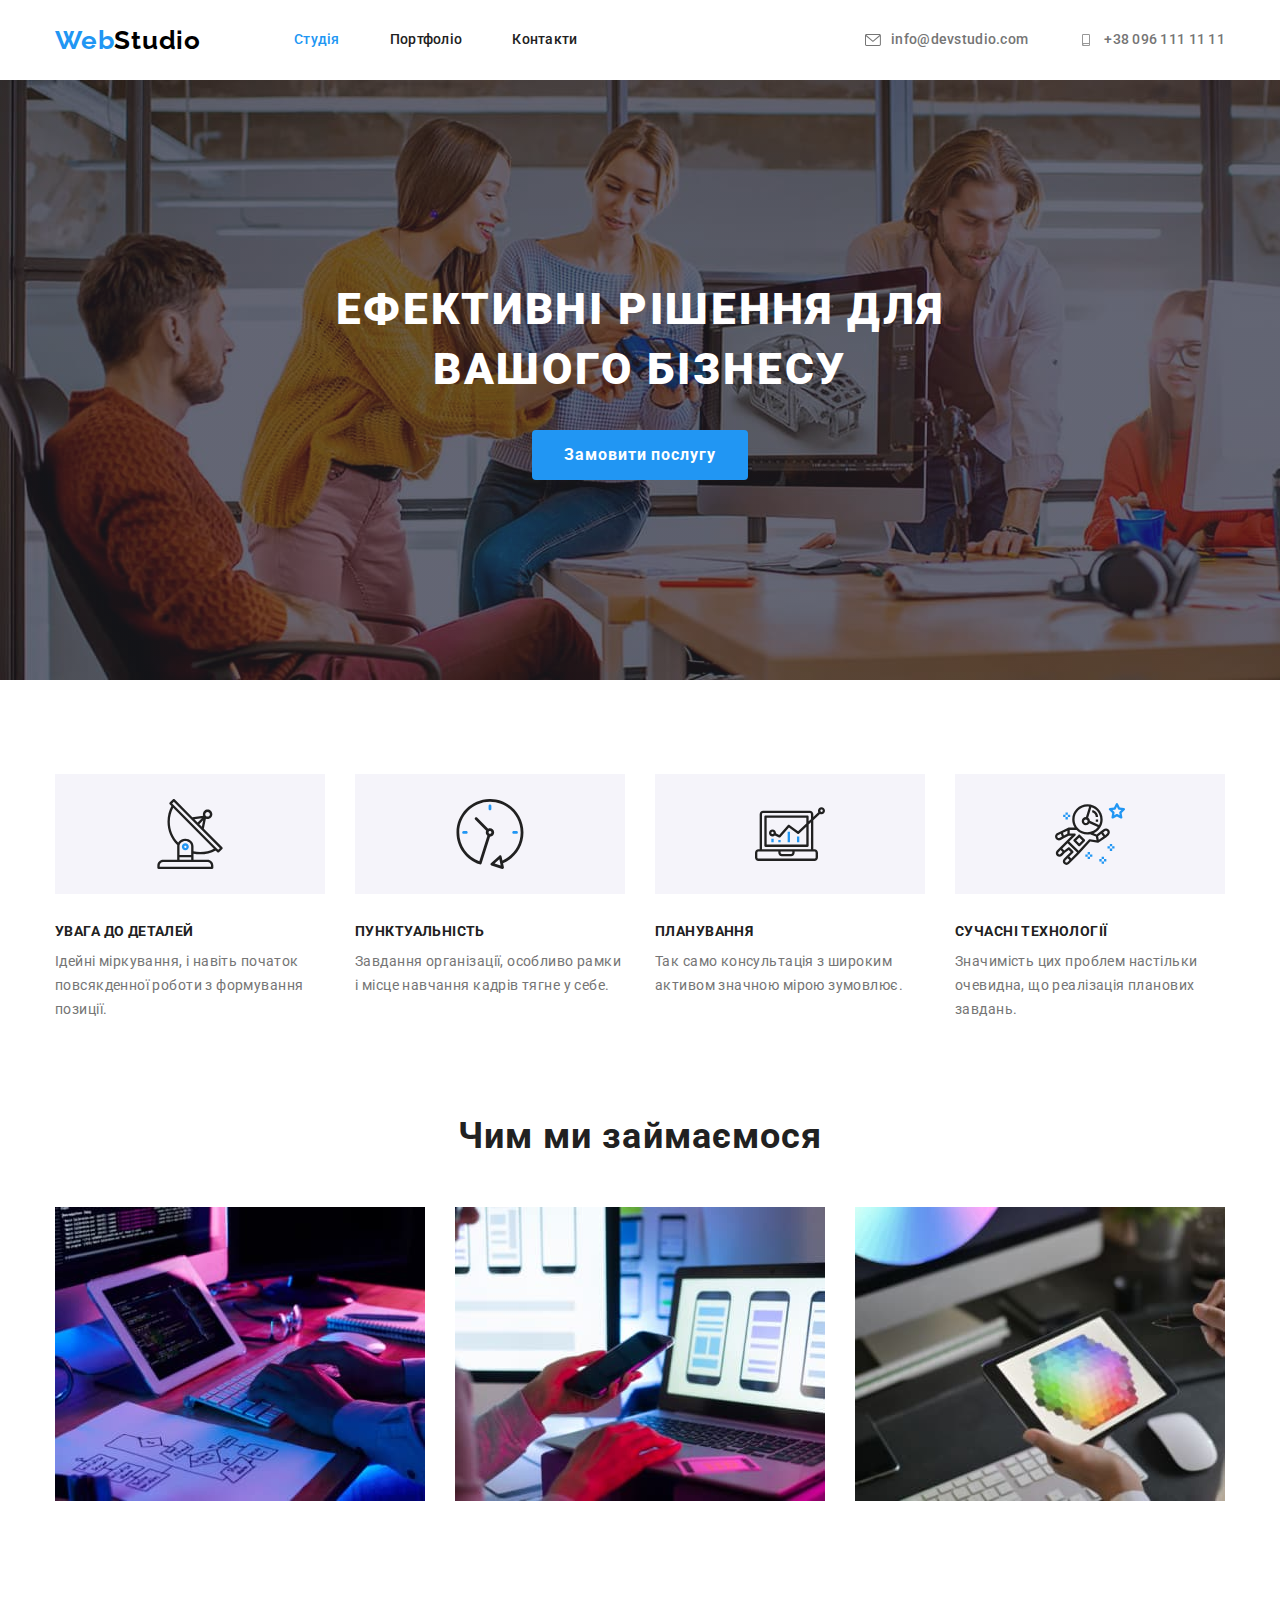
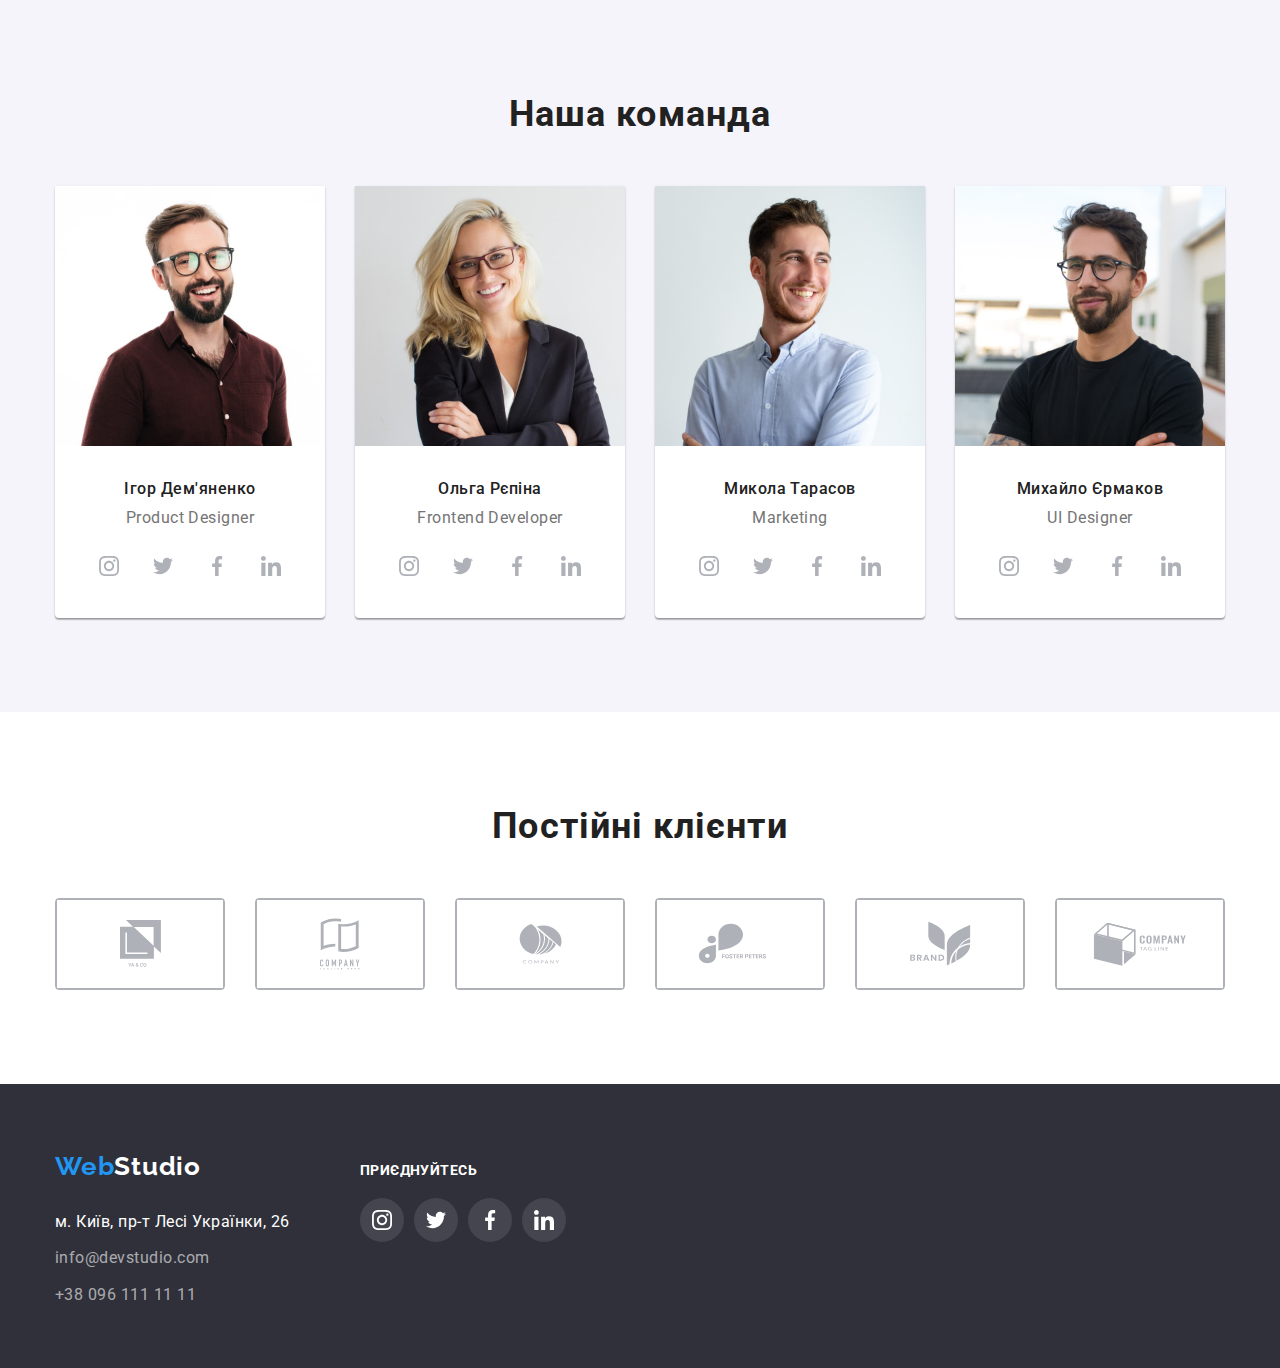
<file: index.html>
<!DOCTYPE html>
<html lang="uk">
<head>
    <meta charset="UTF-8">
    <meta http-equiv="X-UA-Compatible" content="IE=edge">
    <meta name="viewport" content="width=device-width, initial-scale=1.0">
       <title>Студія</title>
  <link rel="preconnect" href="https://fonts.googleapis.com">
   <link rel="preconnect" href="https://fonts.gstatic.com" crossorigin>
   <link href="https://fonts.googleapis.com/css2?family=Raleway:wght@700&family=Roboto:wght@400;500;700;900&display=swap"
        rel="stylesheet">
        <link rel="stylesheet" href="https://cdnjs.cloudflare.com/ajax/libs/modern-normalize/1.1.0/modern-normalize.min.css">
        <link rel="stylesheet" href="./css/style.css">
   
</head>
<body>


            <!-- Заголовок -->
            <header>
            <div class="container main-nav">
            <nav class="header-nav">
            <a href="" class="logo-link"><span class="span">Web</span>Studio</a>
                    <ul class="list nav">
                <li class="item">
                    <a href="" class="current-studio nav">Студія</a>
                </li>
                <li class="item">
                    <a href="./portfolio.html" class="portfolio nav">Портфоліо</a>
                </li>
                <li class="item">
                <a href="" class="contacts nav">Контакти</a>
                </li>
            </ul>
</nav>
                <ul class="list auth">
                         <li class="item icon">
                        <a href="mailto:info@devstudio.com" class="mail nav" >
                                <svg class="icon-envelope" width="16" height="12">
                                    <use href="./images/sprite.svg#icon-envelope">
                               </use>
                                </svg>
                               info@devstudio.com</a>
                                     </li>
               <li class="item icon">
                    <a href="tel:+380961111111" class="tel nav">
                            <svg class="icon-smartphone"  width="16" height="12">
                                <use href="./images/sprite.svg#icon-smartphone" >
    
                                </use>
                            </svg>
                            +38 096 111 11 11</a>
                    </li>
                </ul>
           
                </div>
                    </header>
    
    <main>

        <section class="hero">
            <div class="container">
            <!-- Герой -->
                        <h1 class="hero-title">Ефективні рішення для <br> вашого бізнесу</h1>
            <button type="button" class="hero-button">Замовити послугу</button>
            </div>
        </section>
        
                        <!-- Особливості -->
                <section class="features section">
                    <!-- <h2>Особливості</h2> -->
                    <div class="container">
                    <ul class="list features-list">
                   <li class="item">
                    <div class="features-icon">
                        <svg class="icon-antenna" width="70" height="70">
                            <use href="./images/sprite.svg#icon-antenna" > 
                            </use>
                        </svg>
                    </div>
                            <h3 class="features-title">УВАГА ДО ДЕТАЛЕЙ</h3>
                            <p class="features-text">Ідейні міркування, і навіть початок повсякденної роботи з формування позиції.</p>
                        </li>
                        <li class="item">
                            <div class="features-icon">
                            <svg  width="70" height="70">
                                <use href="./images/sprite.svg#icon-clock">

                                </use>
                            </svg>
                        </div>
                            <h3 class="features-title">ПУНКТУАЛЬНІСТЬ</h3>
                            <p class="features-text">Завдання організації, особливо рамки і місце навчання кадрів тягне у себе.</p>
                        </li>
                        <li class="item">
                            <div class="features-icon">
                            <svg width="70" height="70">
                                <use href="./images/sprite.svg#icon-diagram">

                                </use>
                            </svg>
                        </div>
                            <h3 class="features-title">ПЛАНУВАННЯ</h3>
                            <p class="features-text"> Так само консультація з широким активом значною мірою зумовлює.</p>
                        </li>
                        <li class="item">
                            <div class="features-icon">
                            <svg width="70" height="70">
                                <use href="./images/sprite.svg#icon-astronaut">
                                </use>
                            </svg>
                        </div>
                            <h3 class="features-title"> СУЧАСНІ ТЕХНОЛОГІЇ</h3>
                            <p class="features-text">Значимість цих проблем настільки очевидна, що реалізація планових завдань.</p>
                        </li>
                    </ul>
                    </div>
                </section>
                  <!-- Робота    -->
                <section class="work">
                    <div class="container">
                    <h2 class="work-title">Чим ми займаємося</h2>
                    <ul class="list work">
                        <li class="item">
                            <img src="./images/computer.jpg" alt="робота з комп'ютером" width="370" height="294">
                        </li>
                        <li class="item">
                            <img src="./images/phone.jpg" alt="робота з телефоном" width="370" height="294" >
                        </li>
                        <li class="item">
                            <img src="./images/tablet.jpg" alt="робота з планшетом" width="370" height="294">
                        </li>
                    </ul>
</div>
                </section>
                <!-- Команда -->
                <section class="team">
                    <div class="container">
                    <h2 class="team-title">Наша команда</h2>
                    <ul class="list team">
                        <li class="item">
                        <img class="team-img" src="./images/ihor.jpg" alt="Product Designer" width="270" height="260">
                            <h3 class="team-title-name">Ігор Дем'яненко</h3> 
                           <p class="team-text">Product Designer</p>
                       <ul class="social-icons list">
                           <li class="social-item"><a class="social-link" href="">
                            <svg class="social-icon" width="20" height="20">
                                <use href="./images/sprite.svg#icon-instagram" >

                                </use>
                            </svg>
                           </a></li>
                           <li class="social-item"><a class="social-link" href="">
                            <svg class="social-icon" width="20" height="20">
                                <use href="./images/sprite.svg#icon-twitter" >

                                </use>
                            </svg>
                           </a></li>
                           <li class="social-item"><a class="social-link" href="">
                            <svg class="social-icon" width="20" height="20">
                                <use href="./images/sprite.svg#icon-facebook" >

                                </use>
                            </svg>
                           </a></li>
                           <li class="social-item"><a class="social-link" href="">
                            <svg class="social-icon" width="20" height="20">
                                <use href="./images/sprite.svg#icon-linkedin" >

                                </use>
                            </svg>
                           </a></li>
                       </ul>
                                                   </li>  
                        <li class="item">
                            <img class="team-img" src="./images/olha.jpg" alt="Frontend Developer" width="270" height="260">
                            <h3 class="team-title-name">Ольга Рєпіна</h3>
                        <p class="team-text">Frontend Developer</p>
                        <ul class="social-icons list">
                            <li class="social-item"><a class="social-link" href="">
                                    <svg class="social-icon" width="20" height="20">
                                        <use href="./images/sprite.svg#icon-instagram">
                        
                                        </use>
                                    </svg>
                                </a></li>
                            <li class="social-item"><a class="social-link" href="">
                                    <svg class="social-icon" width="20" height="20">
                                        <use href="./images/sprite.svg#icon-twitter">
                        
                                        </use>
                                    </svg>
                                </a></li>
                            <li class="social-item"><a class="social-link" href="">
                                    <svg class="social-icon" width="20" height="20">
                                        <use href="./images/sprite.svg#icon-facebook">
                        
                                        </use>
                                    </svg>
                                </a></li>
                            <li class="social-item"><a class="social-link" href="">
                                    <svg class="social-icon" width="20" height="20">
                                        <use href="./images/sprite.svg#icon-linkedin">
                        
                                        </use>
                                    </svg>
                                </a></li>
                        </ul>
                        
                        </li>  
                        <li class="item">
                            <img class="team-img" src="./images/nick.jpg" alt="Marketing" width="270" height="260">
                            <h3 class="team-title-name"> Микола Тарасов</h3>
                            <p class="team-text">Marketing</p>
                            <ul class="social-icons list">
                                <li class="social-item"><a class="social-link" href="">
           <svg class="social-icon" width="20" height="20">
                                            <use href="./images/sprite.svg#icon-instagram">
                            
                                            </use>
                                        </svg>
                                    </a></li>
                                <li class="social-item"><a class="social-link" href="">
                                        <svg class="social-icon" width="20" height="20">
                                            <use href="./images/sprite.svg#icon-twitter">
                            
                                            </use>
                                        </svg>
                                    </a></li>
                                <li class="social-item"><a class="social-link" href="">
                                        <svg class="social-icon" width="20" height="20">
                                            <use href="./images/sprite.svg#icon-facebook">
                            
                                            </use>
                                        </svg>
                                    </a></li>
                                <li class="social-item"><a class="social-link" href="">
                                        <svg class="social-icon" width="20" height="20">
                                            <use href="./images/sprite.svg#icon-linkedin">
                            
                                            </use>
                                        </svg>
                                    </a></li>
                            </ul>
                           
                        </li>   
                        <li class="item">
                            <img class="team-img" src="./images/mykhaylo.jpg" alt="UI Designer" width="270" height="260">
                            <h3 class="team-title-name">Михайло Єрмаков</h3>
                            <p class="team-text">UI Designer</p>
                            <ul class="social-icons list">
                                <li class="social-item"><a class="social-link" href="">
                                        <svg class="social-icon" width="20" height="20">
                                            <use href="./images/sprite.svg#icon-instagram">
                                                                        </use>
                                        </svg>
                                    </a></li>
                                <li class="social-item"><a class="social-link" href="">
                                        <svg class="social-icon" width="20" height="20">
                                            <use href="./images/sprite.svg#icon-twitter">
                                    </use>
                                        </svg>
                                    </a></li>
                                <li class="social-item"><a class="social-link" href="">
                                        <svg class="social-icon" width="20" height="20">
                                            <use href="./images/sprite.svg#icon-facebook">
                                                                        </use>
                                        </svg>
                                    </a></li>
                                <li class="social-item"><a class="social-link" href="">
                                        <svg class="social-icon" width="20" height="20">
                                            <use href="./images/sprite.svg#icon-linkedin">
                                   </use>
                                        </svg>
                                    </a>
                                </li>
                            </ul>
                             </li>                     
                        </ul>
                        </div>
                </section>
                <section class="clients">
                    <div class="container">
                        <h2 class="clients-title">Постійні клієнти</h2>
                        <ul class="clients-list list">
                            <li class="clients-item">
                             <a class="clients-link" href="">
                              <svg class="icon-client" width="41" height="47">
                                    <use href="./images/sprite.svg#icon-ya-co">
                                    </use>
                                </svg>
                           </a>
                        </li>
                            <li class="clients-item">
                                <a class="clients-link" href="">
                         <svg class="icon-client" width="40" height="52">
                                        <use href="./images/sprite.svg#icon-tagline-here">
                                      </use>
                                    </svg>
                           </a>
                            </li>
                            <li class="clients-item">
                                <a class="clients-link" href="">
                                    
                                        <svg class="icon-client" width="43" height="41">
                                            <use href="./images/sprite.svg#icon-company">
                                    
                                            </use>
                                        </svg>
                                 </a>
                            </li>
                            <li class="clients-item">
                                <a class="clients-link" href="">
                                     <svg class="icon-client" width="85" height="41">
                                            <use href="./images/sprite.svg#icon-foster-peters">
                                        </use>
                                        </svg>
                                     </a>
                            </li>
                            <li class="clients-item">
                                <a class="clients-link" href="">
                                   <svg class="icon-client" width="63" height="45">
                                            <use href="./images/sprite.svg#icon-brand">
                                          </use>
                                        </svg>
                                   </a>
                            </li>
                            <li class="clients-item">
                                <a class="clients-link" href="">
                                   
                                        <svg class="icon-client" width="94" height="44">
                                            <use href="./images/sprite.svg#icon-tag-line">
                                         </use>
                                        </svg>
                                 </a>
                            </li>
                        </ul>
                    </div>
                </section>
            </main>
            <!-- Підлога -->
        <footer class="general">
            <div class="container footer">
                <div class="logo-link-footer">
                           <a href="" class="logo-link footer"><span class="span">Web</span><span class="span-footer">Studio</span></a>
        
                          <ul class="list footer">
                    <li>
                        <p class="footer-text footer">м. Київ, пр-т Лесі Українки, 26</p>
                    </li>
                    <li class="item-mail"><a href="mailto:info@devstudio.com" class="footer-mail underline footer">info@devstudio.com</a>
                    </li>
                    <li class="item-tel"><a href="tel:+380961111111" class="footer-tel underline footer">+38 096 111 11 11</a>
                    </li>
                </ul>
                </div>

                          <div class="text-social-link">
                <p class="text-soc-link">
                    <span> приєднуйтесь</span>
                </p>
                         <ul class="list social-icons-footer">
                    <li class=" social-item-footer">
                        <a class=" social-link-footer" href="">
                            <svg class=" social-icon-footer" width="20" height="20">
                                <use href="./images/sprite.svg#icon-instagram">
                
                                </use>
                            </svg>
                        </a></li>
                    <li class="social-item-footer""><a class="social-link-footer" href="">
                            <svg class="social-icon-footer" width="20" height="20">
                                <use href="./images/sprite.svg#icon-twitter">
                
                                </use>
                            </svg>
                        </a></li>
                    <li class="social-item-footer"><a class="social-link-footer" href="">
                            <svg class="social-icon-footer" width="20" height="20">
                                <use href="./images/sprite.svg#icon-facebook">
                
                                </use>
                            </svg>
                        </a></li>
                    <li class="social-item-footer"><a class="social-link-footer" href="">
                            <svg class="social-icon-footer" width="20" height="20">
                                <use href="./images/sprite.svg#icon-linkedin">
                
                                </use>
                            </svg>
                        </a></li>
                </ul>
            
                </div>
              

            </div>
        </footer>
               </body>
</file>
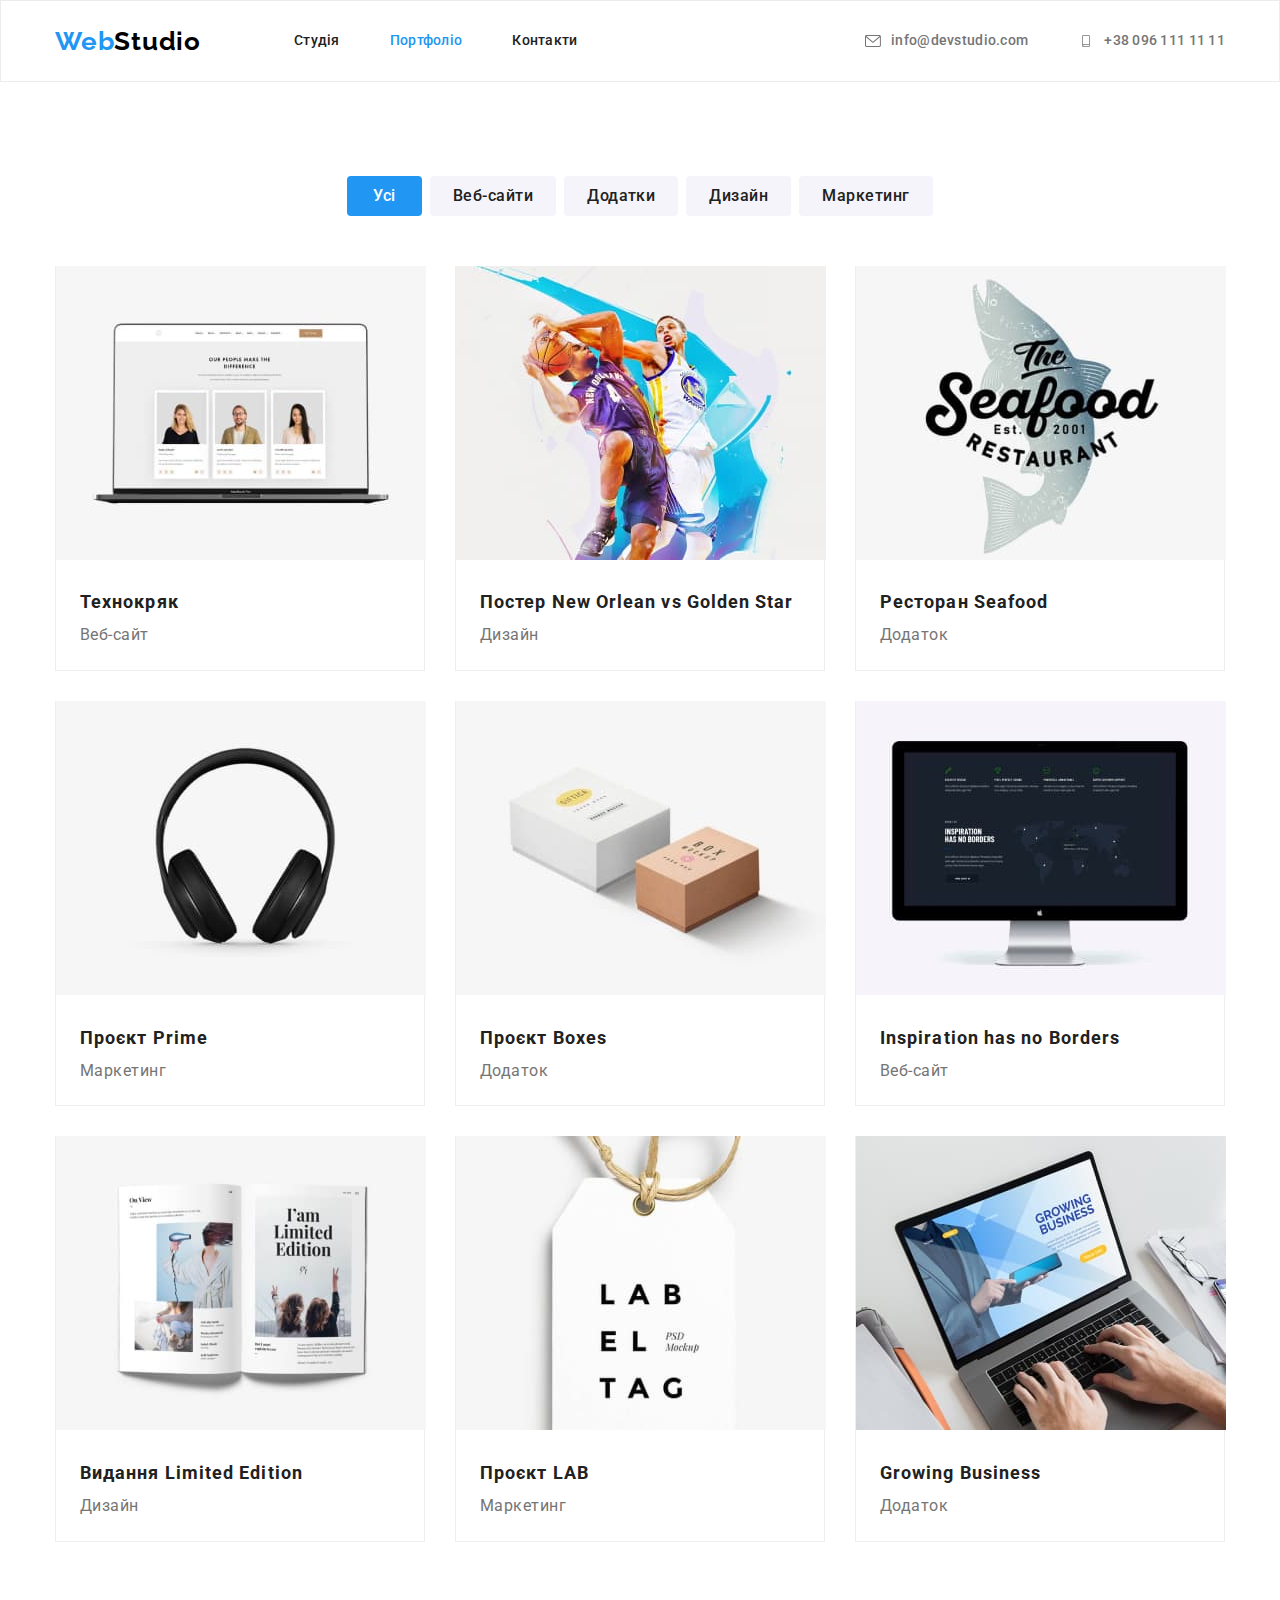
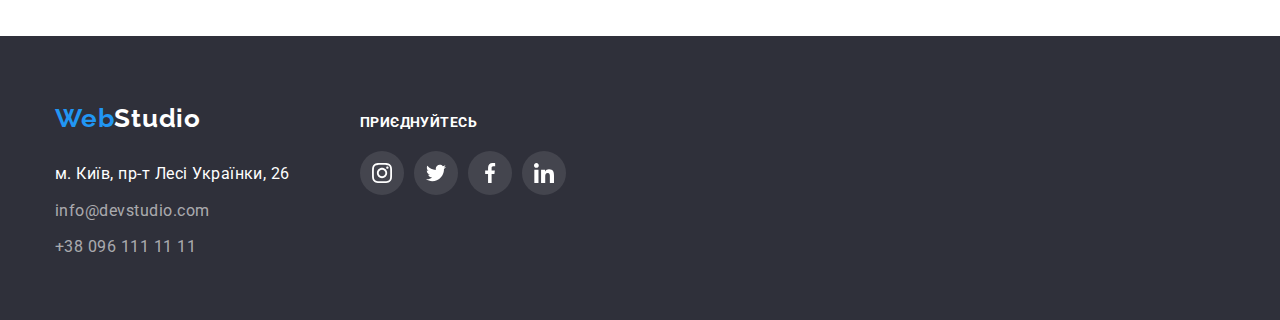
<file: portfolio.html>
<!DOCTYPE html>
<html lang="uk">
<head>
    <meta charset="UTF-8">
    <meta http-equiv="X-UA-Compatible" content="IE=edge">
    <meta name="viewport" content="width=device-width, initial-scale=1.0">
    <title>Портфоліо</title>
<link rel="preconnect" href="https://fonts.googleapis.com">
<link rel="preconnect" href="https://fonts.gstatic.com" crossorigin>
<link href="https://fonts.googleapis.com/css2?family=Raleway:wght@700&family=Roboto:wght@400;500;700;900&display=swap"
    rel="stylesheet">
    <link rel="stylesheet" href="https://cdnjs.cloudflare.com/ajax/libs/modern-normalize/1.1.0/modern-normalize.min.css">
        <link rel="stylesheet" href="./css/style.css">
</head>

<body>
            <!-- Заголовок -->
        <header class="header-portfolio">
        <div class="container main-nav">
            <nav class="header-nav">
                <a href="" class="logo-link"><span class="span">Web</span>Studio</a>
                <ul class="list nav">
                    <li class="item">
                    <a href="./index.html" class="studio nav">Студія</a>
                </li>
                <li class="item">
                    <a href="" class="current-portfolio nav">Портфоліо</a>
                </li>
                <li class="item">
                    <a href="" class="contacts nav">Контакти</a>
                </li>
                </ul>
                </nav>
<ul class="list auth">
    <li class="item icon">
        <a href="mailto:info@devstudio.com" class="mail nav">
            <svg class="icon-envelope" width="16" height="12">
                <use href="./images/sprite.svg#icon-envelope">
                </use>
            </svg>
            info@devstudio.com</a>
    </li>
    <li class="item icon">
        <a href="tel:+380961111111" class="tel nav">
            <svg class="icon-smartphone" width="16" height="12">
                <use href="./images/sprite.svg#icon-smartphone">

                </use>
            </svg>
            +38 096 111 11 11</a>
    </li>
</ul>
        
        </div>
        </header>
   
<main>
<section class="our-works section">
    <div class="container">
     <h1 class="visually-hidden">Наші роботи</h1>
        <ul  class="button cursor list">
   <li class="item"> 
       <button type="button" class="button-item button-all">Усі</button>
    </li>
   <li class="item">
    <button type="button" class="button-item">Веб-сайти</button>
</li>
   <li class="item">
    <button type="button" class="button-item">Додатки</button>
</li>
   <li class="item">
    <button type="button" class="button-item">Дизайн</button>
</li>
   <li class="item ">
    <button type="button" class="button-item">Маркетинг</button>
</li>
    </ul>
    <ul class="list flex-container">
    <li class="flex-item">
        <a href="" class="link underline">
            <img src="./images/techno.jpg" alt="Веб-сайт" width="370">
            <div class="header-text"> 
            <h2 class="header-img techno">Технокряк</h2>
            <p class="text-img">Веб-сайт</p>
            </div>
        </a>
    </li>
       <li class="flex-item">
        <a href="" class="link underline">
            <img src="./images/basketball.jpg" alt="Дизайн" width="370">
            <div class="header-text">
            <h2 class="header-img">Постер New Orlean vs Golden Star</h2>
            <p class="text-img">Дизайн</p>
            </div>
        </a>
    </li>
    <li class="flex-item">
        <a href="" class="link underline">
            <img src="./images/restaurant.jpg" alt="Додаток" width="370">
            <div class="header-text">
            <h2 class="header-img">Ресторан Seafood</h2>
            <p class="text-img">Додаток</p>
            </div>
        </a>
    </li>
    <li class="flex-item">
        <a href="" class="link underline">
            <img src="./images/headphone.jpg" alt="Маркетинг" width="370">
                        <div class="header-text">   
            <h2 class="header-img">Проєкт Prime</h2>
            <p class="text-img">Маркетинг</p>
            </div>
        </a>
    </li>
    <li class="flex-item">
        <a href="" class="link underline">
            <img src="./images/boxes.jpg" alt="Коробки" width="370">
                        <div class="header-text">
            <h2 class="header-img">Проєкт Boxes</h2>
            <p class="text-img">Додаток</p>
            </div>
        </a>
    </li>
    <li class="flex-item">
        <a href="" class="link underline">
            <img src="./images/monitor.jpg" alt=" Монітор" width="370">
                    <div class="header-text">
            <h2 class="header-img">Inspiration has no Borders</h2>
            <p class="text-img">Веб-сайт</p>
            </div>
        </a>
    </li>
    <li class="flex-item">
        <a href="" class="link underline">
            <img src="./images/book.jpg" alt="Книжки" width="370">
                <div class="header-text">
            <h2 class="header-img">Видання Limited Edition</h2>
            <p class="text-img">Дизайн</p>
            </div>
        </a>
    </li>
    <li class="flex-item">
        <a href="" class="link underline">
            <img src="./images/label-tag.jpg" alt=" Етикетка" width="370">
            <div class="header-text">
            <h2 class="header-img">Проєкт LAB</h2>
            <p class="text-img">Маркетинг</p>
            </div>
        </a>
    </li>
    <li class="flex-item">
        <a href="" class="link underline">
            <img src="./images/computer-work.jpg" alt="Робота за комп" width="370">
            <div class="header-text">
            <h2 class="header-img">Growing Business</h2>
            <p class="text-img">Додаток</p>
            </div>
        </a>
    </li>
</ul>
</div>
</section>
</main>
    <!-- Підлога -->
    <footer class="general">
        <div class="container footer">
            <div class="logo-link-footer">
                <a href="" class="logo-link footer"><span class="span">Web</span><span class="span-footer">Studio</span></a>
    
                <ul class="list footer">
                    <li>
                        <p class="footer-text footer">м. Київ, пр-т Лесі Українки, 26</p>
                    </li>
                    <li class="item-mail"><a href="mailto:info@devstudio.com"
                            class="footer-mail underline footer">info@devstudio.com</a>
                    </li>
                    <li class="item-tel"><a href="tel:+380961111111" class="footer-tel underline footer">+38 096 111 11
                            11</a>
                    </li>
                </ul>
            </div>
    
            <div class="text-social-link">
                <p class="text-soc-link">
                    <span> приєднуйтесь</span>
                </p>
                <ul class="list social-icons-footer">
                    <li class=" social-item-footer">
                        <a class=" social-link-footer" href="">
                            <svg class=" social-icon-footer" width="20" height="20">
                                <use href="./images/sprite.svg#icon-instagram">
    
                                </use>
                            </svg>
                        </a>
                    </li>
                    <li class="social-item-footer""><a class=" social-link-footer" href="">
                        <svg class="social-icon-footer" width="20" height="20">
                            <use href="./images/sprite.svg#icon-twitter">
    
                            </use>
                        </svg>
                        </a>
                    </li>
                    <li class="social-item-footer"><a class="social-link-footer" href="">
                            <svg class="social-icon-footer" width="20" height="20">
                                <use href="./images/sprite.svg#icon-facebook">
    
                                </use>
                            </svg>
                        </a></li>
                    <li class="social-item-footer"><a class="social-link-footer" href="">
                            <svg class="social-icon-footer" width="20" height="20">
                                <use href="./images/sprite.svg#icon-linkedin">
    
                                </use>
                            </svg>
                        </a></li>
                </ul>
    
            </div>
    
    
        </div>
    </footer>

</body>
</file>
<file: css/style.css>
/* Колір основного тексту : rgba(33, 33, 33, 1); */
/*  Вторинний колір : #757575; */
/* Первинний колір лого: #000000 */
/* Вторинний колір лого:
/* Акцент: #2196F3 */
/* Білий колір (футер) первинний: #FFFFFF  */
/* Білий колір (футер) вторинний: rgba(255, 255, 255, 0.6) */
/*Вторинний колір фону:  #2F303A */
/* Первинний колір фону:                  */
/* відстань між словами (буквами letter-spacing): 0.03em; */
/* Колір тексту імейлу і тел в футері: rgba(255, 255, 255, 0.6); */
/* Фон футера: #2F303A; */
/* Фон для героя :background: #2F303A; */
/* Фон при фокусі і ховері в герої: #188CE8 */

:root {
  --first-background: #FFFFFF; 
  --accent-color: #2196F3;
  --first-logo-color: rgba(0, 0, 0, 1);
  --main-color-text: #212121;
  --second-color-text: #757575;
  /* --white-color-text: #FFFFFF; */
  --font-family: Roboto, sans-serif;
  --footer-main-color-text: rgba(255, 255, 255, 0.6);
  --footer-background-color: #2F303A;
  --backgroud-color-hero: #2F303A;
  --background-color-team: #F5F4FA;
  --background-color-button-hero:#188CE8;
}

body {
  font-family: Roboto, sans-serif;
   color: var(--main-color-text);
  background-color: var(--first-background);
 }
/* зняття підкреслення */
.underline {
  text-decoration: none;
}
.container {
  width: 1200px;
  padding-right: 15px;
  padding-left: 15px;
   margin-left: auto;
  margin-right: auto;
}
/* Зняття маркерів */
.list {
  list-style: none;
  padding: 0;
  margin: 0;
}
h1,
h2,
h3,
p,
ul{
  margin: 0;
  padding: 0;
}

.section {
  padding-top: 94px;
  padding-bottom: 94px;
 }

/* СТИЛІЗАЦІЯ СТУДІЇ- HTML */
/* Синій колір для логотипу */
.span {
  color: var(--accent-color);
}
/* Стилізація чорного кольору для логотипу */
.logo-link {
  text-decoration: none;
  color: var(--first-logo-color);
  font-family: Raleway, sans-serif;
  font-weight: 700;
  font-size: 26px;
  line-height: 1.19;
  letter-spacing: 0.03em;
  margin-right: 93px;
  padding-bottom: 24px;
    padding-top: 24px;
}
.header-nav {
  display: flex;
  align-items: center;
}
.main-nav {
  display: flex;
    }
/* розтягнення навігації */
.item > .nav {
  display: block;
    padding-top: 32px;
    padding-bottom: 32px;
     }

/* Стилізація студії-як поточної сторінки */
.current-studio {
  text-decoration: none;
  color: var(--accent-color);
}
/* Стилізація:студіі, портфоліо, контактів */
.nav {
  font-weight: 500;
  font-size: 14px;
  line-height: 1.14;
  letter-spacing: 0.02em;
  }
 /* Стилізація портфоліо для html */
.portfolio {
  text-decoration: none;
  color:var(--main-color-text);
}
/* Стилізація портфоліо-ефект фокус і ховер */
.portfolio:hover,
.portfolio:focus {
  color: var(--accent-color);
}
/* Стилізація контактів */
.contacts {
  text-decoration: none;
  color: var(--main-color-text);
}
/*  Стилізація контаків-ефект ховеру, фокусу */
.contacts:hover,
.contacts:focus {
color: var(--accent-color);
}
.list.nav {
    margin-top: 0;
  display: flex;
     margin-bottom: 0;
    }
/* .nav .item:last-child{
  margin-right: 0;
} */

/* .nav .item:not(:last-child){
  margin-right: 50px;
} */
.nav .item + .item {
  margin-left: 50px;
 }

/* стилізація конверту і мейлу */

 .icon{
  display: flex;
    align-items: baseline;
    }
    .mail {
      text-decoration: none;
      color: var(--second-color-text);
      }
    .icon-envelope {
      margin-right: 10px;
      fill: currentColor;
      cursor: pointer;
      vertical-align: middle;
     }
   .mail.nav{
    align-items: center;
      display: flex;
   }
/* налаштування фокусу і ховеру для мейл */
.mail:hover,
.mail:focus {
  color:var(--accent-color);
}

/* Сірий колір для телефону */

.icon-smartphone {
  margin-right: 10px;
  fill: currentColor;
  cursor: pointer;
  vertical-align: middle;
}

.tel {
  text-decoration: none;
  color: var(--second-color-text);
}
.tel.nav{
  display: flex;
    align-items: center;
}
/* Стилізація телефону-ефект ховеру і фокусу */
.tel:hover,
.tel:focus {
  color: var(--accent-color);
}
.auth{
  margin-top: 0;
  display: flex;
  margin-bottom: 0;
      margin-left: auto;
 }
 .auth .item + .item {
  margin-left: 50px;
 }
/* Стилізація  фону "героя" */
.hero {
background-color: var(--backgroud-color-hero);
    text-align: center;
    background-image: 
    linear-gradient(rgba(47, 48, 58, 0.4),rgba(47, 48, 58, 0.4)),
    url(../images/img-hero1.jpg); 
    background-repeat: no-repeat;
    background-size: cover;
    height: 600px; 
}
/* стилізація тексту героя */
.hero-title {
     font-weight: 900;
    font-size: 44px;
    line-height: 1.36;
    padding-top: 200px;
    
    letter-spacing: 0.06em;
    text-transform: uppercase;
    color: var(--first-background);
      margin-top: 0;
      margin-bottom: 30px;
      }
/* Стилізація кнопки в герої */
 .hero-button {
   font-weight: 700;
  font-size: 16px;
  line-height: 1.87;
  letter-spacing: 0.06em;

  color:var(--first-background);
  background-color: var(--accent-color);
cursor: pointer;
 min-width: 216px;
padding-right: 0;
padding-top: 10px;
padding-bottom: 10px;
padding-left: 32px;
padding-right: 32px;
border-radius: 4px;
margin-bottom: 200px;
border: transparent;
}

/* ефект фокусу і ховера для кнопки в герої */
.hero-button:hover,
.hero-button:focus{
  color: var(--first-background);
  background-color: var(--background-color-button-hero);
}
.features-list {
  display: flex;
  margin-left: -30px;
 }
 .features-list .item{
  flex-basis: calc((100% - 90px) / 4);
  margin-left: 30px;
 }
.features-icon {
  width: 270px;
  height: 120px;
  display: flex;
    justify-content: center;
    align-items: center;
   background-color: var(--background-color-team);
  margin-bottom: 30px;
}

/* стилізація секції 3, особливості */
.features-title {
  font-weight: 700;
  font-size: 14px;
  line-height: 1.14;
    letter-spacing: 0.03em;
    color: var(--main-color-text);
        margin-top: 0;
        margin-bottom: 10px;
    }

/* стилізація тексту, особливості */
.features-text {
     font-size: 14px;
    line-height: 1.71;
      letter-spacing: 0.03em;
      color: var(--second-color-text);
        margin-bottom: 0;
      margin-top: 0;
}
/* стилізація секції "робота" */
.work-title {
  font-weight: 700;
    font-size: 36px;
    line-height: 1.16;
    text-align: center;
    letter-spacing: 0.03em;
    color: var(--main-color-text);
      margin-bottom: 0;
        margin-top: 0;
        padding-bottom: 50px;
    }

.list.work{
  display: flex;
  padding-bottom: 94px;
}
.list.work .item + .item {
  margin-left: 30px;
}

/* стилізація секції наша команда */
.centered {
  text-align: center;

}
.team-title {
  font-weight: 700;
    font-size: 36px;
    line-height: 1.16;
    text-align: center;
    letter-spacing: 0.03em;
      color: var(--main-color-text);
      margin-bottom: 0;
        margin-top: 0;
        padding-bottom: 50px;
        padding-top: 94px;
      }
   
        .list.team {
display: flex;
padding-bottom: 94px;
}
.list.team .item + .item{
  margin-left: 30px;
}

/* Добавлення кольору фону для li */
 .list.team .item{
  box-shadow: 0px 1px 3px rgba(0, 0, 0, 0.12), 0px 1px 1px rgba(0, 0, 0, 0.14), 0px 2px 1px rgba(0, 0, 0, 0.2);
    border-radius: 0px 0px 4px 4px;
    padding-bottom: 30px;
  background-color:var(--first-background);
}
.team-img {
  margin-bottom: 30px;
}

/* стилізації імені, секція team */
.team-title-name {
    font-weight: 500;
    font-size: 16px;
    line-height: 1.18;
    letter-spacing: 0.03em;
    color: var(--main-color-text);
        margin-top: 0;
            margin-bottom: 10px;
            text-align: center;
}
/*  стилізація посади  */
.team-text {
    font-size: 16px;
    line-height: 1.18;
    letter-spacing: 0.03em;
      color: var(--second-color-text);
margin-top: 0;
text-align: center;
}
.team .social-icons{
  display: flex;
  justify-content: center;
  margin-top: 16px;
}
.team .social-item{
  width: 44px;
  height: 44px;
margin-right: 10px;
  }

.team .social-link{
  width: 100%;
  height: 100%;
 display: flex;
  align-items: center;
 justify-content: center;
 border-radius: 50%;
 color: #AFB1B8;
    }
      .team .social-link:hover,
      .team .social-link:focus {
   background-color: var(--accent-color);
        }
.social-link:hover,
.social-link:focus{
   color: var(--first-background);
             }

   .team .social-icon {
   fill: currentColor;
   }
.team .social-item:last-child{
margin-right: 0;
}

    /* Колір фону для секції "наша команда */
    .team {
      background-color: var(--background-color-team);
    }
 .clients-title{
  font-weight: 700;
    font-size: 36px;
    line-height: 1.16;
    text-align: center;
    letter-spacing: 0.03em;
    color: var(--main-color-text);
    margin-bottom: 0;
    margin-top: 0;
    padding-bottom: 50px;
    padding-top: 94px;
 }
 .clients-list {
   display: flex;
   margin-bottom: 94px;
 }
  .clients-item{
       display: inline-flex;
         justify-content: center;
         align-items: center;
         border-radius: 4px;
         width: 170px;
         height: 92px;
         border: 1px solid #AFB1B8;
         margin-right: 30px;
         cursor: pointer;
        color: #AFB1B8;
         }
         .clients-item:last-child{
     margin-right: 0;
    }  
                           .clients-link{
                        display: flex;
                        align-items: center;
                        justify-content: center;
                        color: #AFB1B8;
                        border: 1px solid #AFB1B8;
                        width: 100%;
                        height: 100%;
                               }
                               .clients-link:hover,
                               .clients-link:focus{
                                color: var(--accent-color);
                                border: 1px solid var(--accent-color);
                               }
                         .icon-client{
                  fill: currentColor;
                                 }
          /* стилізація "веб" чорним кольором */
    .span-footer {
      color: var(--first-background);
    }
  
    /* стилізація футера */
.container.footer {
  padding-top: 60px;
}

.container .footer {
  margin-right: 0;
}
/* вирівнювання футера */
.container.footer{
display: flex;
  align-items: baseline;
}
.logo-link.footer {
   padding-top: 0;
   padding-bottom: 0;
  }
.footer .footer-text{
  margin-top: 20px;
  margin-bottom: 9px;
}
.footer {
  font-style: normal;
  line-height: 1.71;
letter-spacing: 0.03em;
}
.footer-text {
color: var(--first-background);
}
/* ефект ховера і фокусу для імейлу */
.footer-mail:hover,
.footer-mail:focus {
color: var(--accent-color); ;
}
.footer-mail {
color: var(--footer-main-color-text);
}
.footer .item-mail {
margin-bottom: 9px;
}
/* ефект фокусу і ховера для телефону */
.footer-tel:hover,
.footer-tel:focus {
color: var(--accent-color);
}
.footer-tel {
color: var(--footer-main-color-text);
}
/* фон для футера */
.general{
  padding-bottom: 60px;
  background-color: var( --footer-background-color);
}
  .text-social-link{
margin-left: 70px;
  }
    .text-soc-link {
      font-weight: 700;
      font-size: 14px;
      line-height: 1.14;
      letter-spacing: 0.03em;
      text-transform: uppercase;
      color: var(--first-background);
     
    }
.social-icons-footer{
  display: flex;
    justify-content: center;
    margin-top: 20px;
}
.social-item-footer{
  width: 44px;
  height: 44px;
  margin-right: 10px;
  background-color: rgba(255, 255, 255, 0.1);
  border-radius: 50%;
  }
  
.social-link-footer:hover,
.social-link-footer:focus{
  background-color: var(--accent-color);
}
.social-link-footer:hover,
.social-link-footer:focus{
  fill: var(--accent-color);
}
.social-link-footer {
  width: 100%;
  height: 100%;
  display: flex;
  align-items: center;
    justify-content: center;
    border-radius: 50%;
    color: var(--first-background);
}
.social-icon-footer{
  fill: currentColor;
}
/* СТИЛІЗAЦІЯ ПОРТФОЛІО */
/*  Стилізація студіо*/
.studio {
  text-decoration: none;
  color: var(--main-color-text);
/*  Стилізація "студії-ефект ховеру і фокусу" */
}
.studio:hover,
.studio:focus {
  color:var(--accent-color) ;
}
/* Стилізація портфоліо */
.current-portfolio {
  text-decoration: none;
  color: #2196F3;
}
/* Прихований заголовок */
.visually-hidden {
  position: absolute;
    width: 1px;
    height: 1px;
    margin: -1px;
    border: 0;
    padding: 0;
    white-space: nowrap;
    clip-path: inset(100%);
    clip: rect(0 0 0 0);
    overflow: hidden;
}
.header-portfolio{
  border: 1px solid #ECECEC;
}

/* Стилізація усіх кнопок */
.cursor.list {
           margin-bottom: 50px;
        justify-content: center
          }
.container .button {
  display: flex;
}

.button .item + .item {
  margin-left: 8px;
  }
.button-item {
    font-family: inherit;
  font-weight: 500;
  font-size: 16px;
  line-height: 1.62;
  letter-spacing: 0.03em;
  cursor: pointer;

  color: var(--main-color-text);
  padding: 6px 22px;
  border: 1px solid transparent;
  background-color: var(--background-color-team);
  border-radius: 4px;
    }

/* Кнопка "усі" */
.button-all {
  padding-bottom: 6px;
    padding-top: 6px;
    padding-left: 25px;
    padding-right: 25px;
  background-color: var(--accent-color);
  color: var(--first-background);
  border-radius: 4px;
  border: 1px solid transparent;
}
/* Стилізація кнопки (для всіх кнопок) ефект ховеру і фокусу */
.button-item:hover,
.button-item:focus {
  color: var(--first-background);
  background-color: var(--accent-color);
    box-shadow: 0px 3px 1px rgba(0, 0, 0, 0.1), 0px 1px 2px rgba(0, 0, 0, 0.08), 0px 2px 2px rgba(0, 0, 0, 0.12);
}
.flex-container {
  display: flex;
  flex-wrap: wrap;
     }
.flex-item {
  width: 370px;
   /* margin-bottom: 20px; */
   margin-left: 0;
  border-left: 1px solid #EEEEEE;
  border-bottom: 1px solid #EEEEEE;
  border-right: 1px solid #EEEEEE;
     }
         .flex-item:hover{
          box-shadow: 0px 1px 1px rgba(0, 0, 0, 0.12), 0px 4px 4px rgba(0, 0, 0, 0.06), 1px 4px 6px rgba(0, 0, 0, 0.16);
         }
     .flex-item {
  flex-basis: calc((100% - 60px) / 3);
  margin-right: 30px;
     } 
.flex-item:nth-child(3n) {
  margin-right: 0;
} 
.flex-item:not(:nth-last-child(-n + 3)) {
  margin-bottom: 30px;
}
/* Стилізація заголовка */
.header-text {
    margin-top: 20px;
    margin-right: 24px;
    margin-bottom: 20px;
    margin-left: 24px;
}
.header-img {
  color: var(--main-color-text);
  font-weight: 700;
  font-size: 18px;
  line-height: 2;
  letter-spacing: 0.06em;
 
}
/* Стилізація опису */
.text-img {
  color: var(--second-color-text);
  font-size: 16px;
  line-height: 1.87;
  letter-spacing: 0.03em;
  }
</file>
